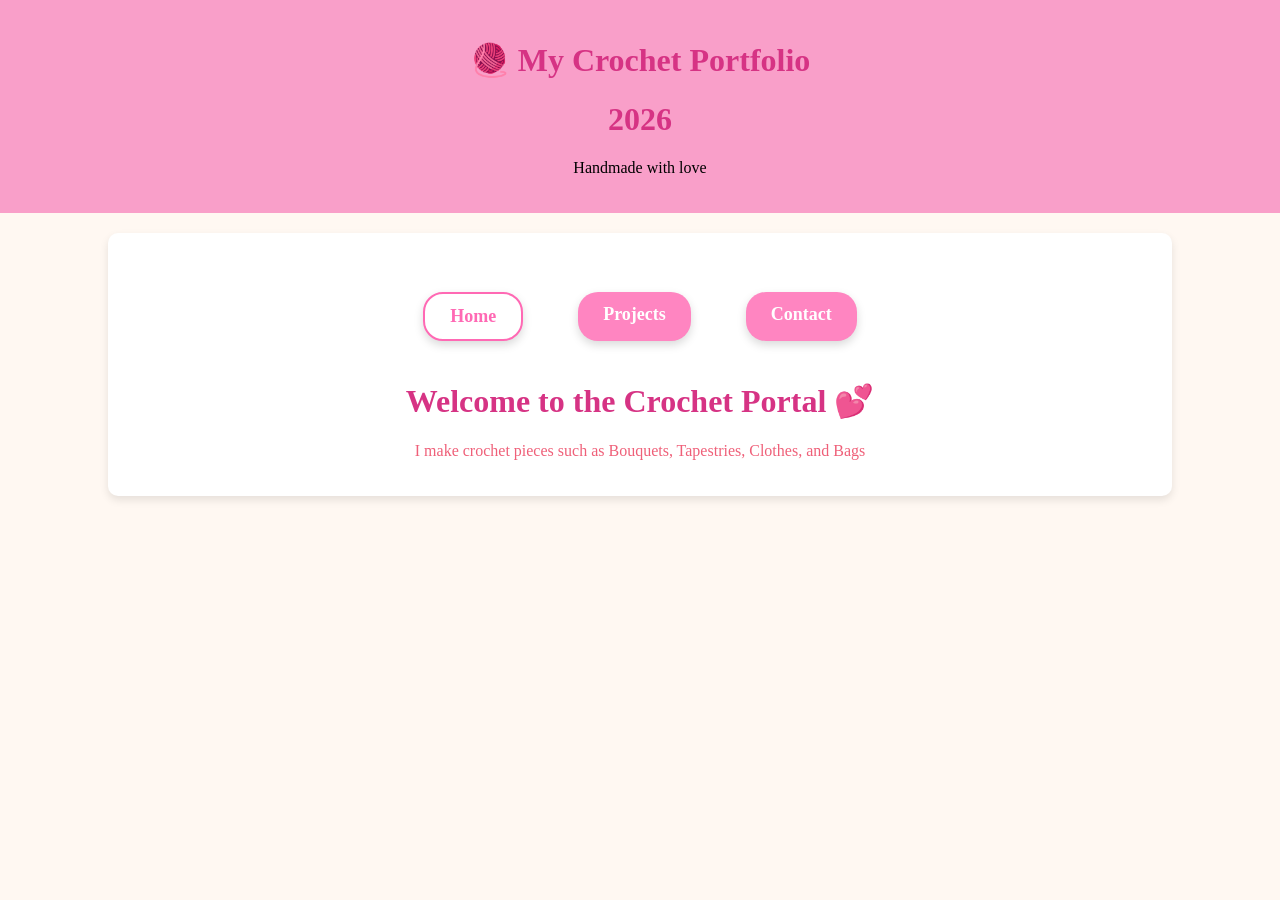
<file: index.html>
<!DOCTYPE.html>
<html lang="en">
<body>
<head><link rel="stylesheet" href="style.css"></head>
<header>
    <h1>🧶 My Crochet Portfolio</h1>
    <h1>2026</h1>
    <p>Handmade with love</p>
</header>
<head>
    <title>Crochet by Jade</title>
    <style>
        body {
            font-family: Garamond;
            background-color: #fff8f2;
            text-align: center;
            margin: 0;
        }
        header {
            background-color: #f99fc9ff;
            padding: 20px;
            color: black;
        }
        .project {
            background: white;
            margin: 20px auto;
            padding: 20px;
            width: 80%;
            border-radius: 10px;
            box-shadow: 0 4px 8px rgba(0,0,0,0.1);
        }
        img {
            width: 200px;
            border-radius: 10px;
        }
        footer {
            background-color: #f99fc9ff;
            padding: 10px;
            margin-top: 20px;
            color: black;
        }
    </style>
</head>

    <body> 
        <div class= "project">
            <h3>
   <nav class="navbar">
    <a href="index.html" class="nav-btn active">Home</a>
    <a href="projects.html" class="nav-btn">Projects</a>
    <a href="contact.html" class="nav-btn">Contact</a>

   
        </h3>
        
    </nav>
    </body>
    
<body>
    <style>
        body {
            font-family: Garamond;
            background-color: #fff8f2;
            text-align: center;
            margin: 0;
            color: #EF6079FF;
        }
        </style>
    <h1>
        Welcome to the Crochet Portal 💕
    </h1>
    <p>
        I make crochet pieces such as Bouquets, Tapestries, Clothes, and Bags
    </p>
        
</div>
</file>
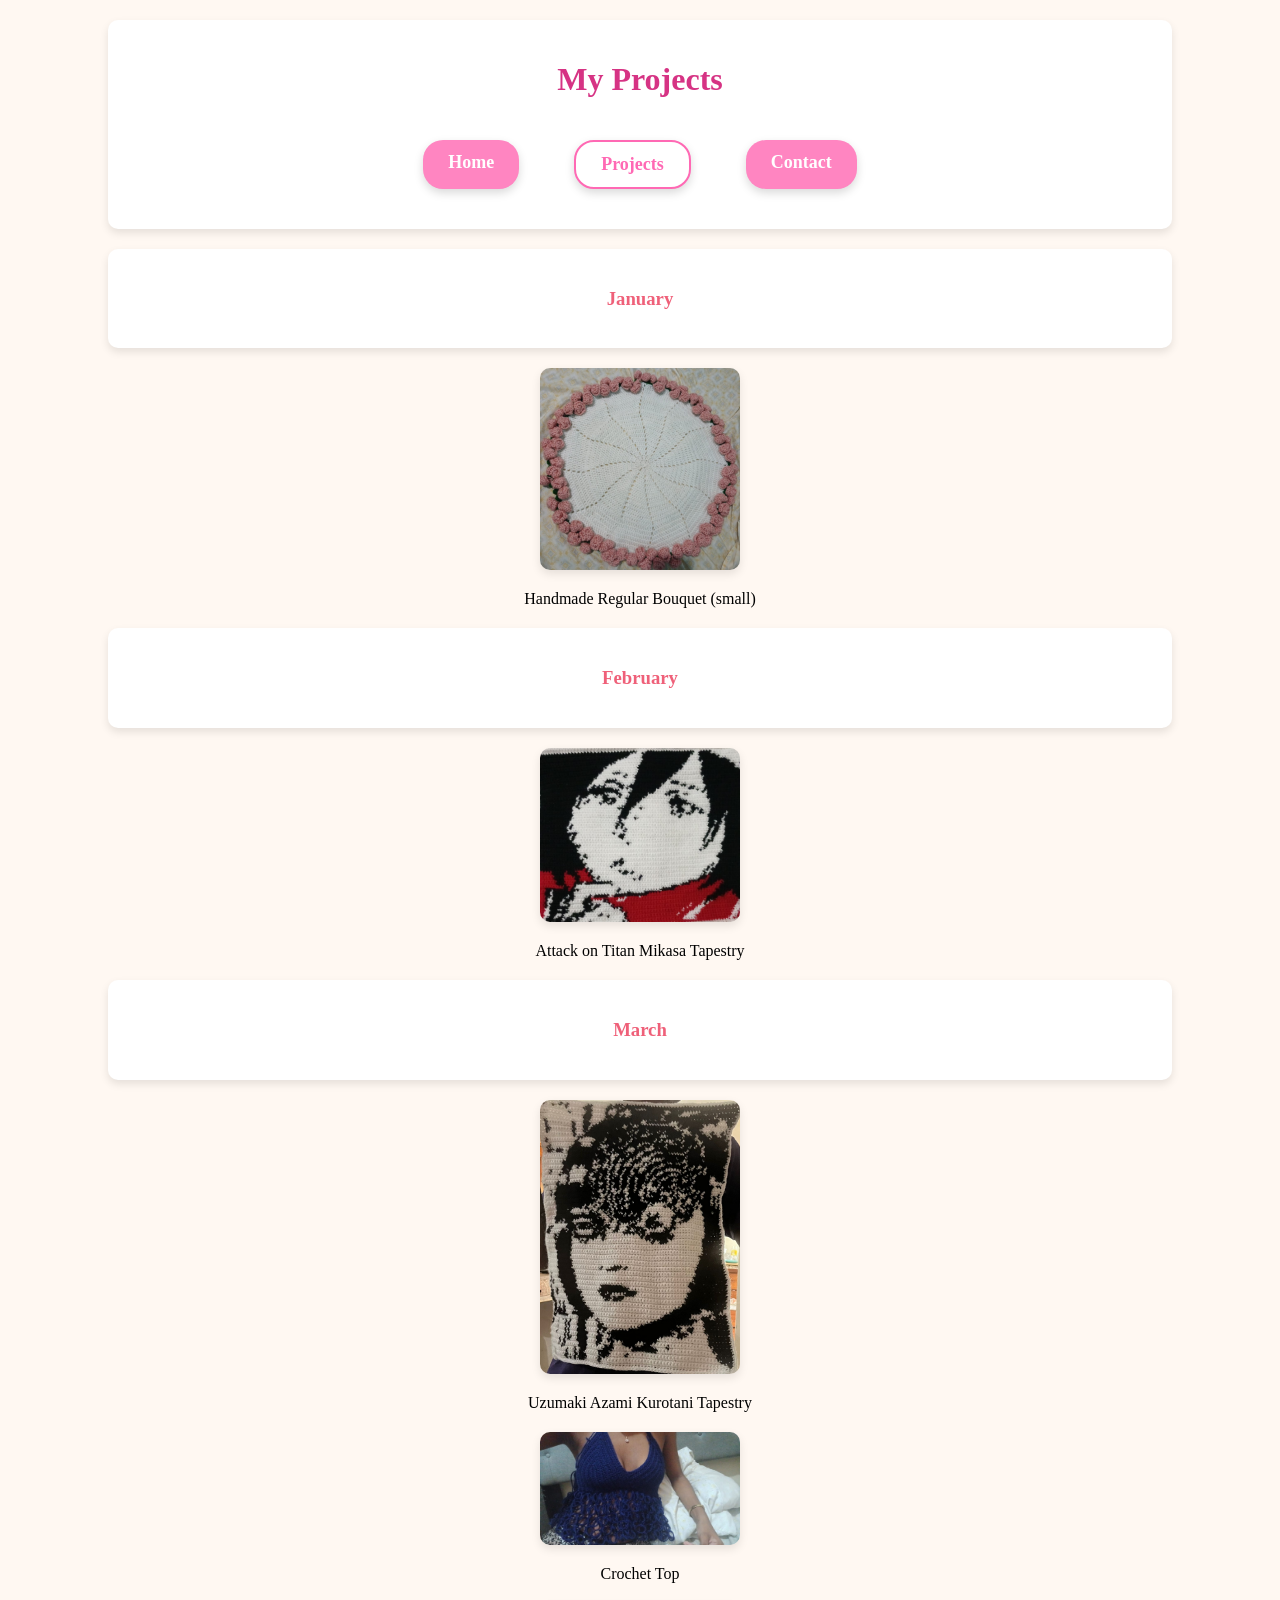
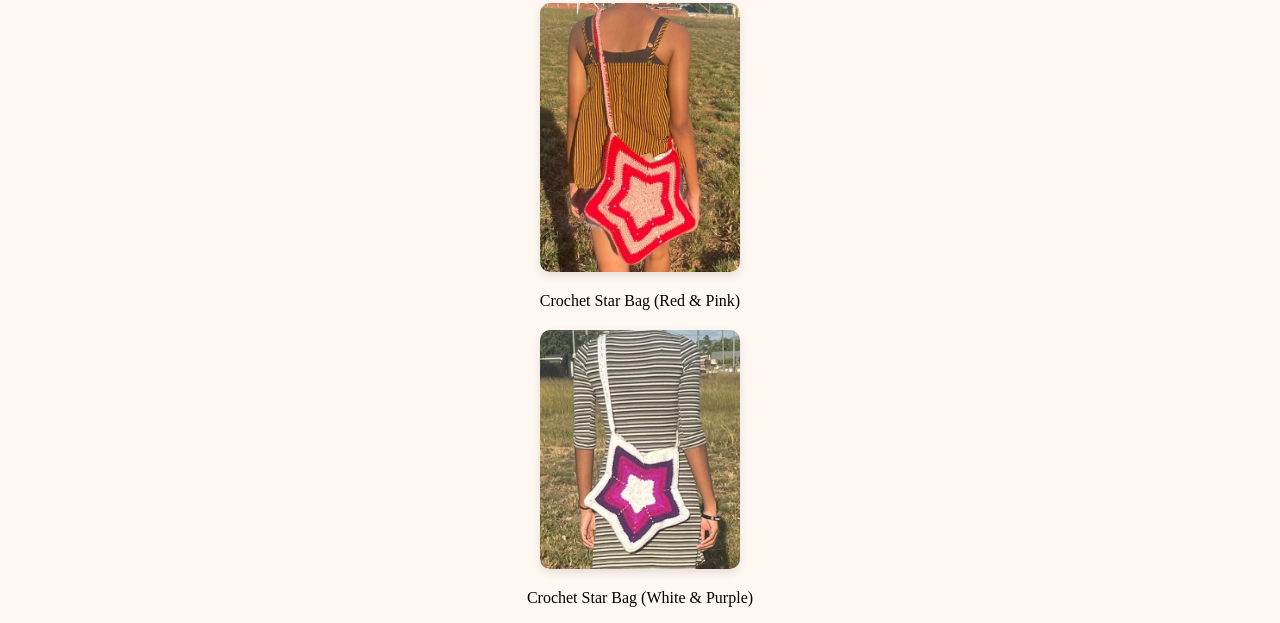
<file: projects.html>
<head><link rel="stylesheet" href="style.css"></head>
</nav>
<style>
        body {
            font-family: Garamond;
            background-color: #fff8f2;
            text-align: center;
            margin: 0;
        }
        header {
            background-color: #f99fc9ff;
            padding: 20px;
            color: black;
        }
        .project {
            background: white;
            margin: 20px auto;
            padding: 20px;
            width: 80%;
            border-radius: 10px;
            box-shadow: 0 4px 8px rgba(0,0,0,0.1);
        }
        img {
            width: 200px;
            border-radius: 10px;
        }
        footer {
            background-color: #f99fc9ff;
            padding: 10px;
            margin-top: 20px;
            color: black;
        }
    </style>
<body>
    <style>
        body {
            font-family: Garamond;
            background-color: #fff8f2;
            text-align: center;
            margin: 0;
            color: #EF6079FF;
        }
        </style>
</body>
<div class= "project">
<h1> My Projects </h1>

   <nav class="navbar">
   <a href="index.html" class="nav-btn">Home</a> 
    <a href="projects.html" class="nav-btn active">Projects</a> 
  <a href="contact.html" class="nav-btn">Contact</a> 
   </nav>
        <style>
           /* Navbar container */
.navbar {
    display: flex;
    justify-content: center;
    gap: 25px; /* THIS creates space between buttons */
    padding: 20px;
    background-color: transparent; /* remove pink bar */
}

/* Individual buttons (now separate boxes) */
.nav-btn {
    background-color: #ff85c1;
    color: white;
    padding: 12px 25px;
    border-radius: 20px;
    text-decoration: none;
    font-weight: bold;
    display: inline-block;
    box-shadow: 0 4px 10px rgba(0,0,0,0.15);
    transition: all 0.3s ease;
}

/* Hover */
.nav-btn:hover {
    background-color: #ff69b4;
    transform: translateY(-3px);
}

/* Active page */
.nav-btn.active {
    background-color: white;
    color: #ff69b4;
    border: 2px solid #ff69b4;
}
                </style>
        

    </div>
<div class="project">
   
    <h3>January</h3>
</div> 

 <a href= "bouquet.jpeg">
     <img src= "bouquet.jpeg"
         alt= "Bouquet"
         width= "250">
 </a>

    <style>
  .price {
    color: black;
  }
</style>
<p class="price"> Handmade Regular Bouquet (small)</p>
        
</div>

<div class="project">
    
    <h3>February</h3>
</div>
    <a href= "mikasa.jpeg">
    <img src= "mikasa.jpeg" 
        alt= "Tapestry"
        width= "250">
    </a>
    
    <p style="color:black;">Attack on Titan Mikasa Tapestry</p>
        
</div>

<div class="project">
        
        <h3>March</h3>
</div>
    <a href= "uzumaki.jpeg"> 
        <img src= "uzumaki.jpeg" 
            alt= "Tapestry" 
            width= "250">
    </a>
    
        <p style="color:black;">Uzumaki Azami Kurotani Tapestry</p>
        
    
       <a href= "top.jpeg">
        <img src= "top.jpeg" 
            alt= "Top" 
            width= "250">
       </a>
    
        <p style="color:black;">Crochet Top</p>
        
    
    <a href= "pinkbag.jpeg">
        <img src= "pinkbag.jpeg" 
            alt= "Star Bag" 
            width= "250">
    </a>
   
    <p style="color:black;">Crochet Star Bag (Red & Pink)</p>
        

    <a href= "purplebag.jpeg">
    <img src= "purplebag.jpeg" 
        alt= "Star Bag" 
        width= "250">
    </a>
    
    <p style="color:black;">Crochet Star Bag (White & Purple)</p>
        
</div>
</file>
<file: style.css>
/* Reset default spacing */<style>
        body {
            font-family: Garamond;
            background-color: #fff8f2;
            text-align: center;
            margin: 0;
        }
        header {
            background-color: #f99fc9ff;
            padding: 20px;
            color: black;
        }
        .project {
            background: white;
            margin: 20px auto;
            padding: 20px;
            width: 80%;
            border-radius: 10px;
            box-shadow: 0 4px 8px rgba(0,0,0,0.1);
        }
        img {
            width: 200px;
            border-radius: 10px;
        }
        footer {
            background-color: #f99fc9ff;
            padding: 10px;
            margin-top: 20px;
            color: black;
        }
    </style>
body {
    margin: 0;
    font-family: 'Poppins', sans-serif;
    background-color: #fff0f5;
    color: #333;
}



/* Navigation bar */
nav {
    background-color: #ffb6c1;
    padding: 15px;
    text-align: center;
}

nav a {
    margin: 0 15px;
    text-decoration: none;
    color: white;
    font-weight: bold;
    font-size: 18px;
}

nav a:hover {
    text-decoration: underline;
}

/* Headings */
h1 {
    text-align: center;
    color: #d63384;
}

/* Paragraphs */
p {
    text-align: center;
    font-size: 16px;
}

/* Images */
img {
    display: block;
    margin: 20px auto;
    border-radius: 15px;
    width: 250px;
    box-shadow: 0 4px 10px rgba(0,0,0,0.1);
}

/* Section spacing */
section {
    padding: 20px;
}

/* Button style (for future use) */
button {
    background-color: #ff69b4;
    color: white;
    border: none;
    padding: 10px 20px;
    border-radius: 20px;
    cursor: pointer;
}

button:hover {
    background-color: #ff1493;
    
}
/* Navbar container */
.navbar {
    display: flex;
    justify-content: center;
    gap: 25px; /* THIS creates space between buttons */
    padding: 20px;
    background-color: transparent; /* remove pink bar */
}

/* Individual buttons (now separate boxes) */
.nav-btn {
    background-color: #ff85c1;
    color: white;
    padding: 12px 25px;
    border-radius: 20px;
    text-decoration: none;
    font-weight: bold;
    display: inline-block;
    box-shadow: 0 4px 10px rgba(0,0,0,0.15);
    transition: all 0.3s ease;
}

/* Hover */
.nav-btn:hover {
    background-color: #ff69b4;
    transform: translateY(-3px);
}

/* Active page */
.nav-btn.active {
    background-color: white;
    color: #ff69b4;
    border: 2px solid #ff69b4;
}
</file>
